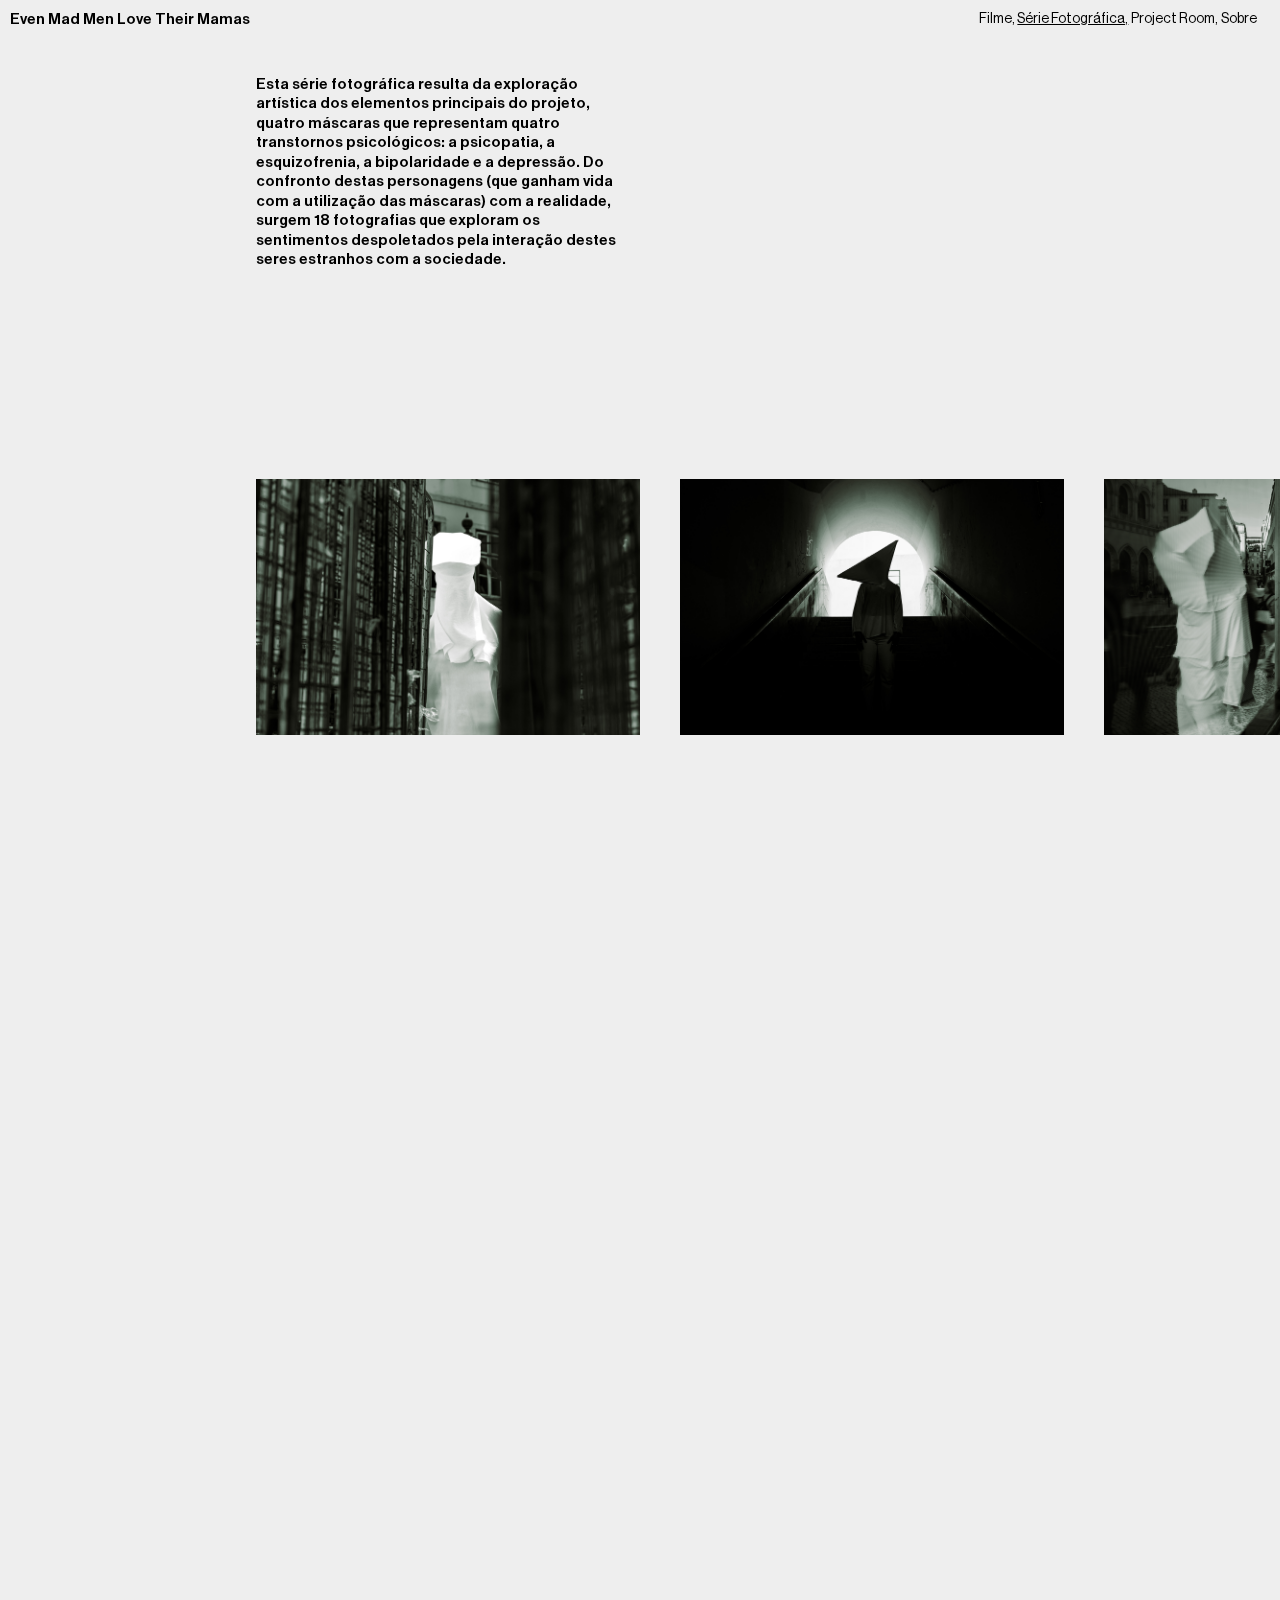
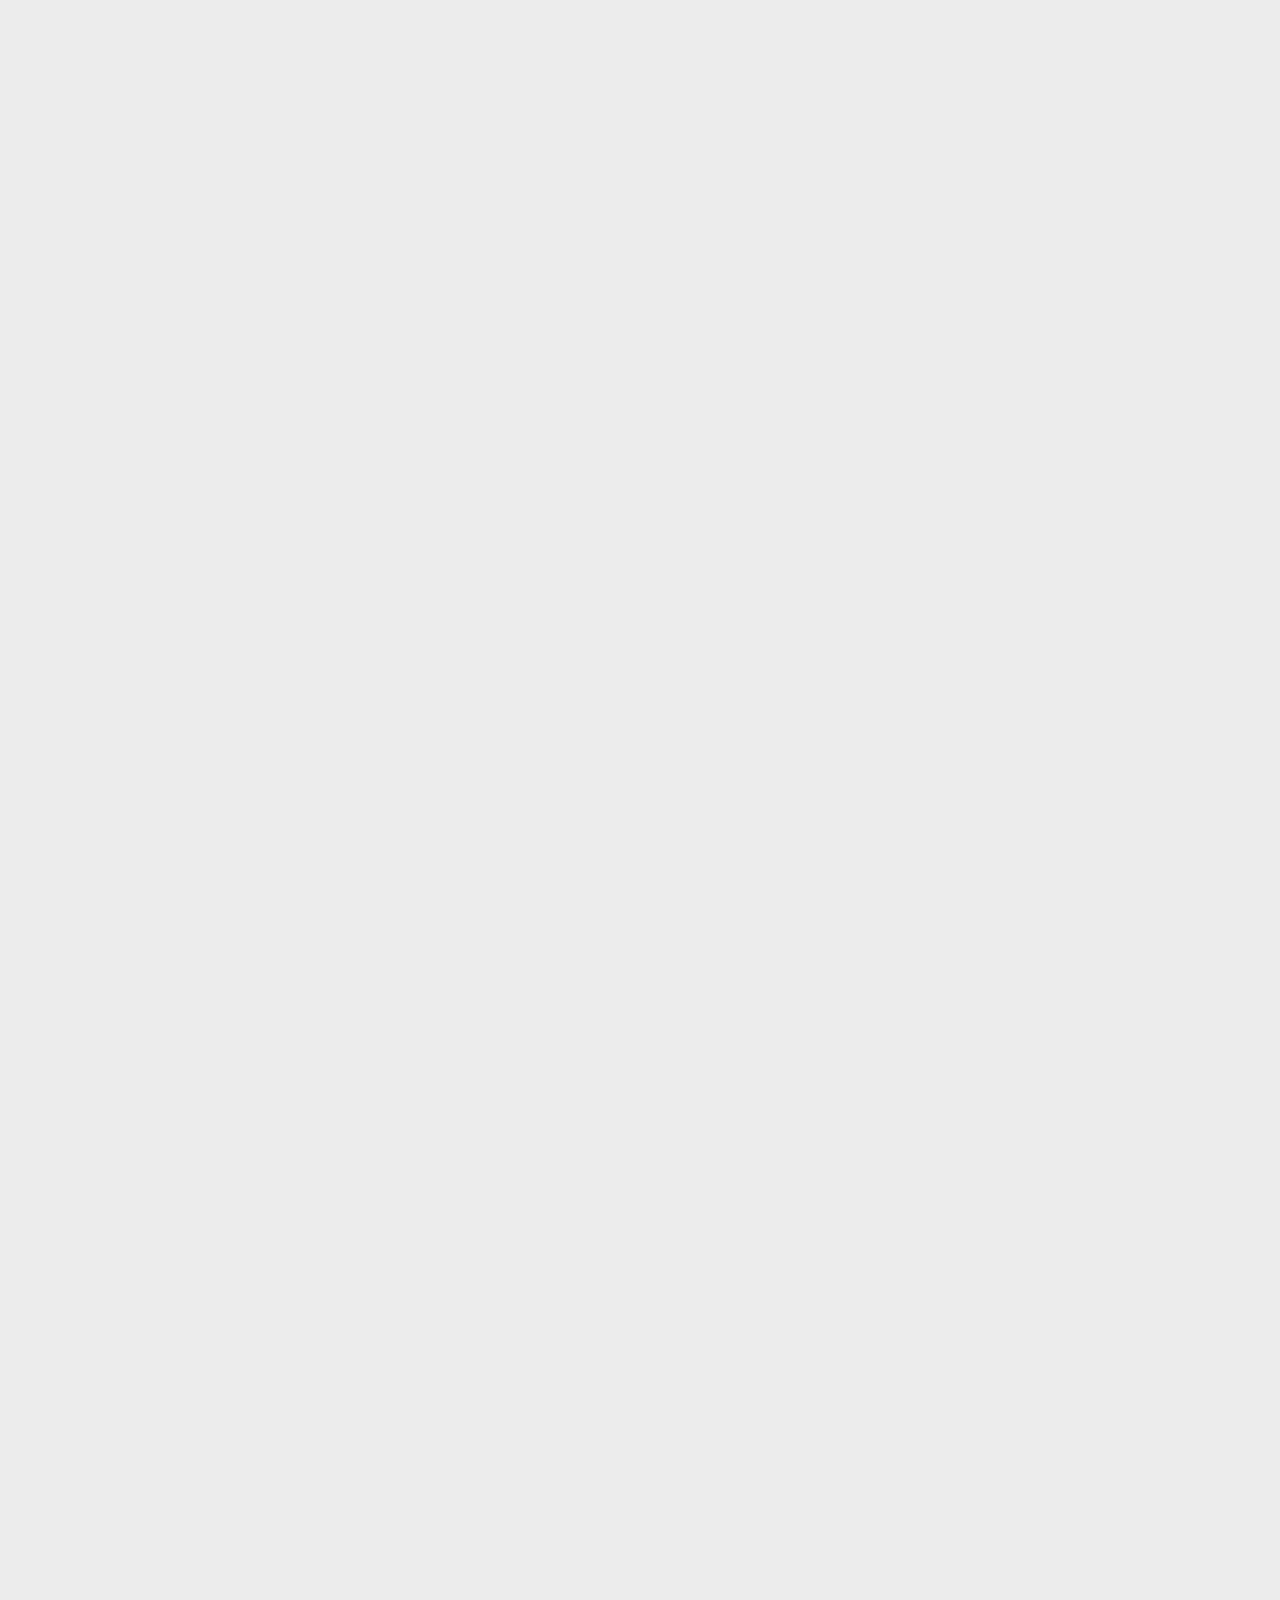
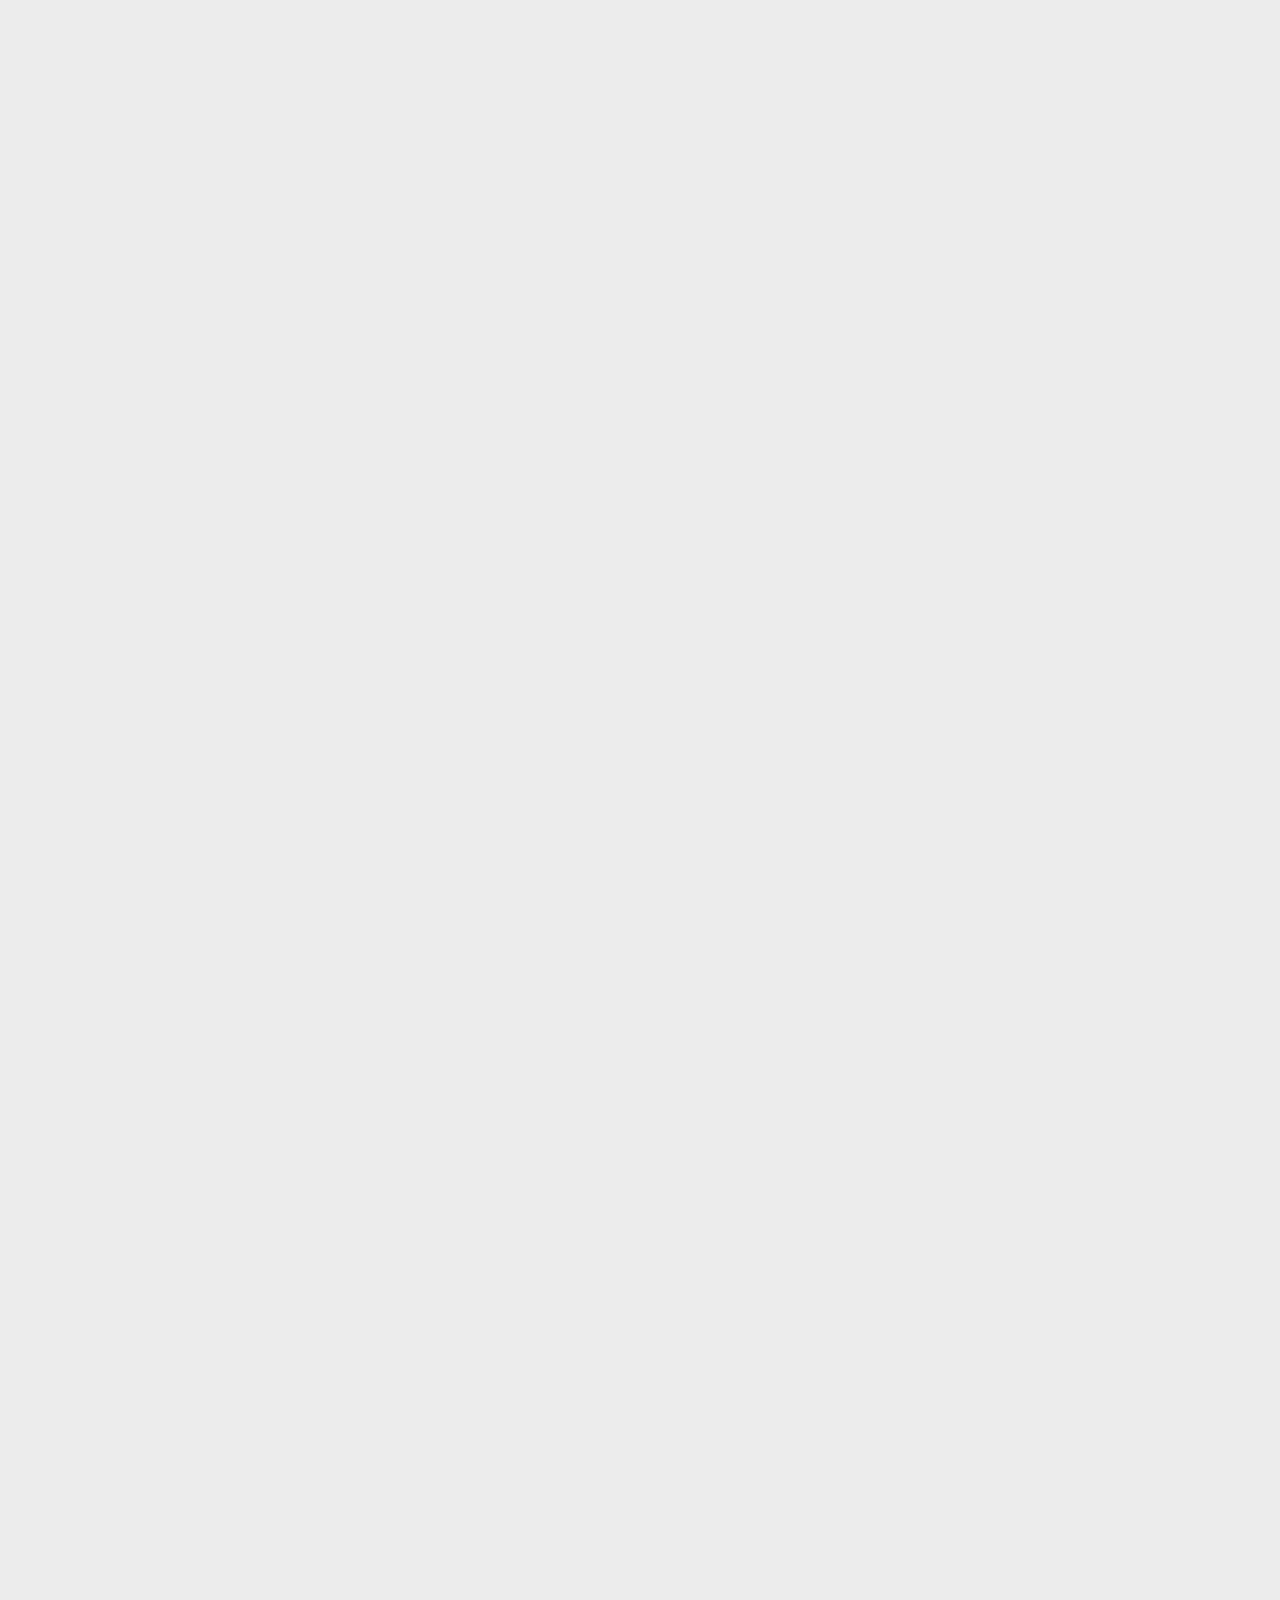
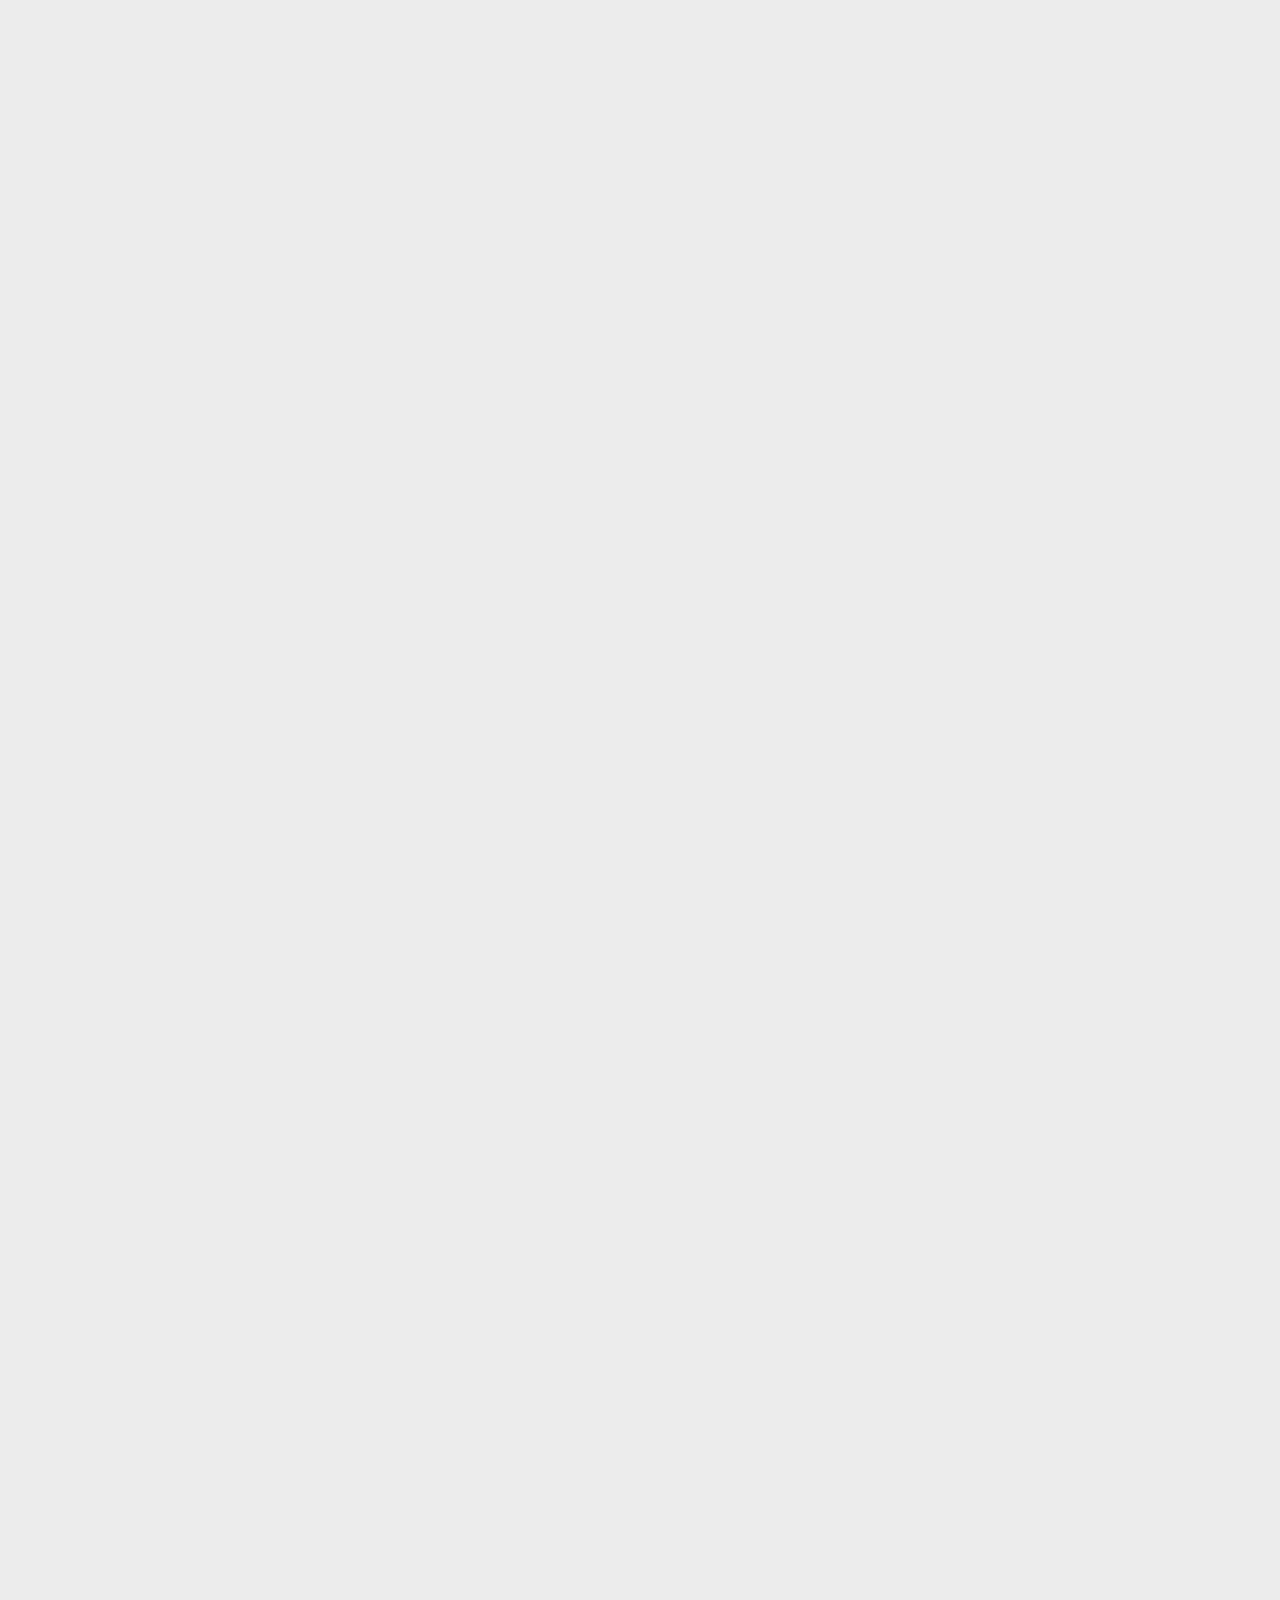
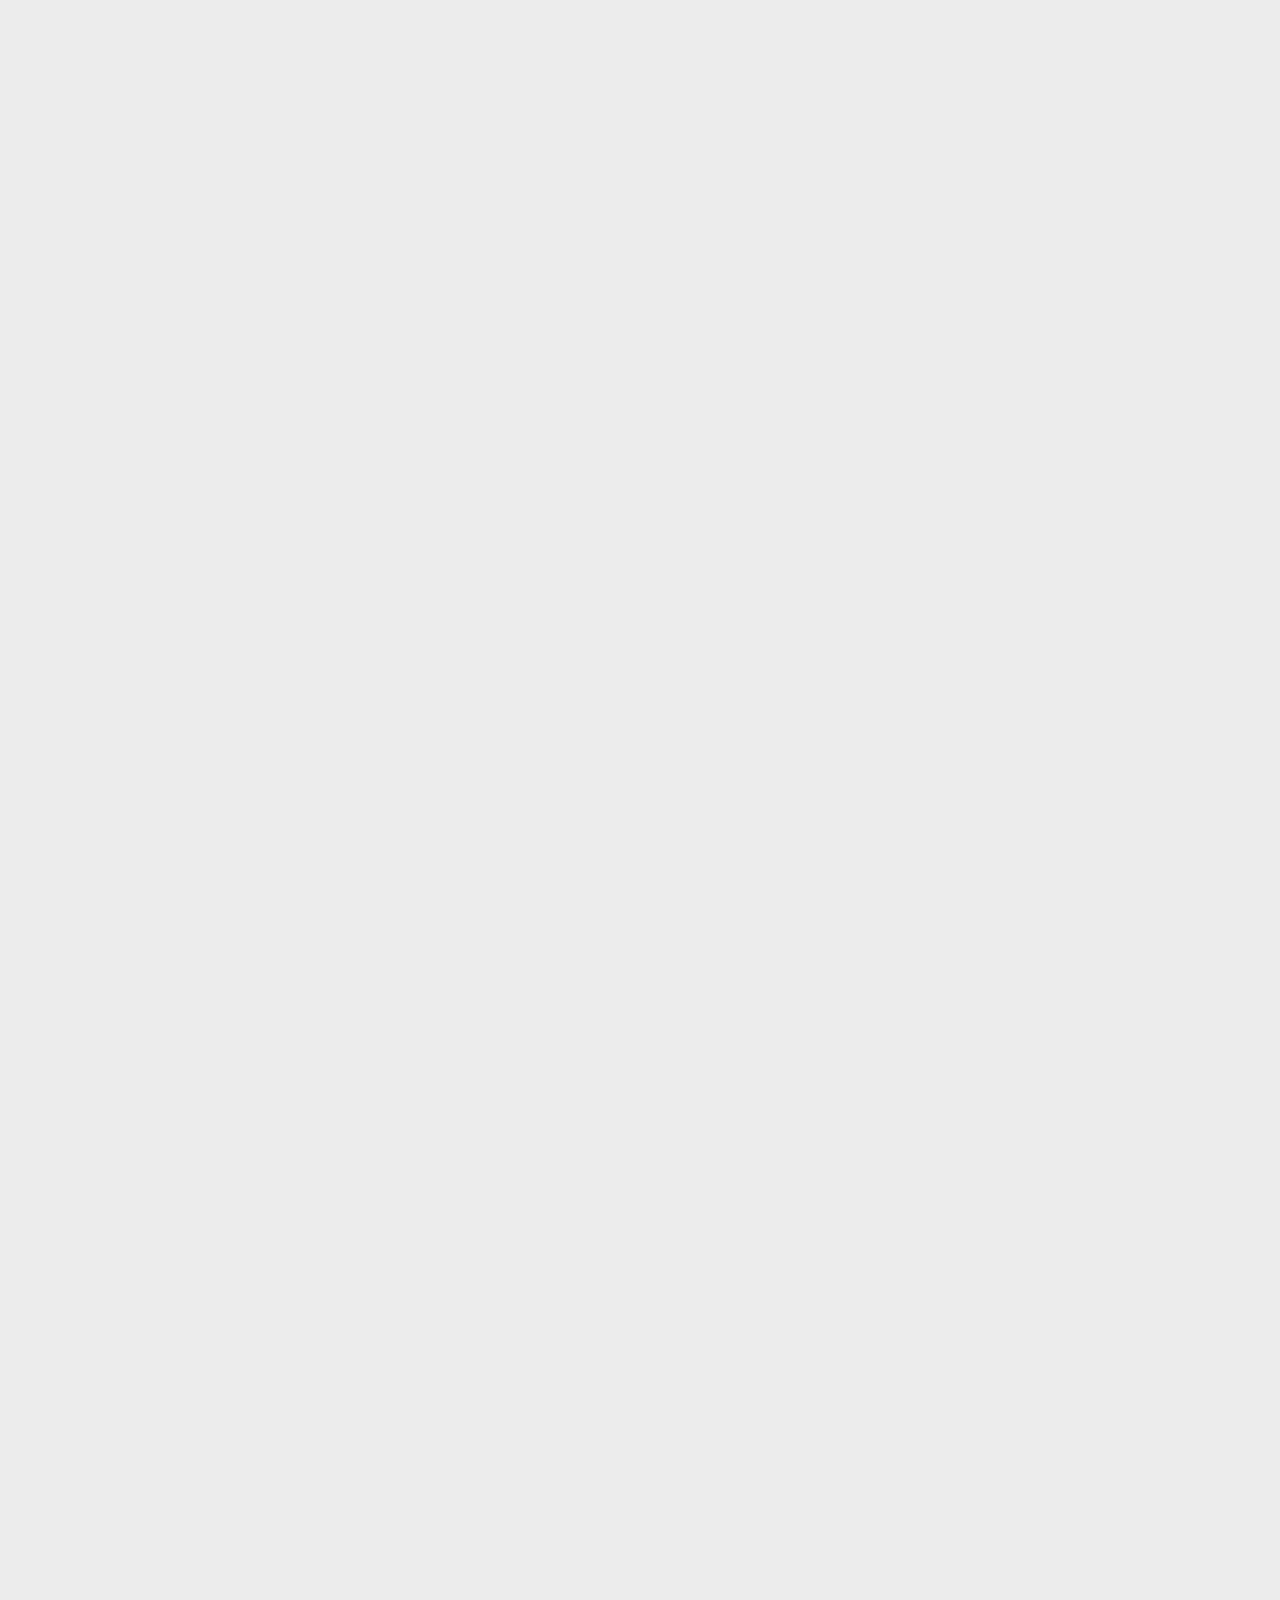
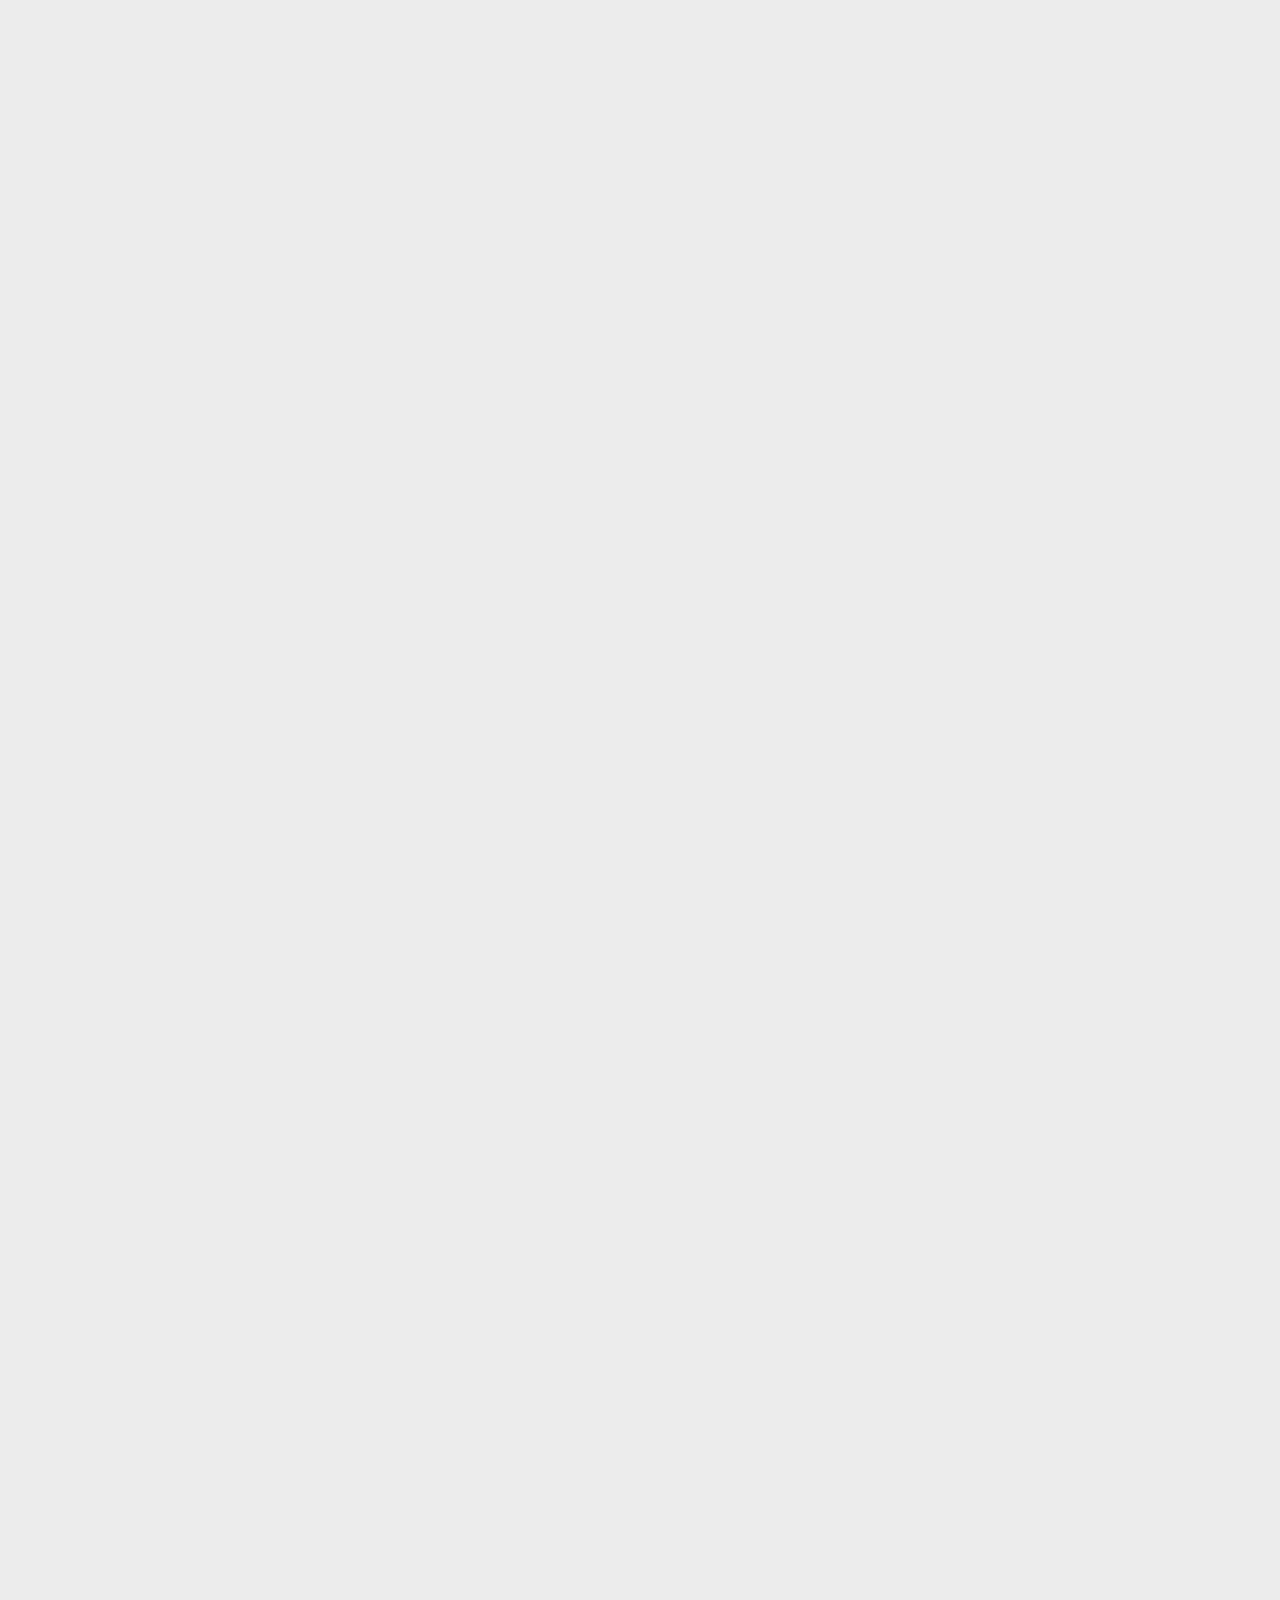
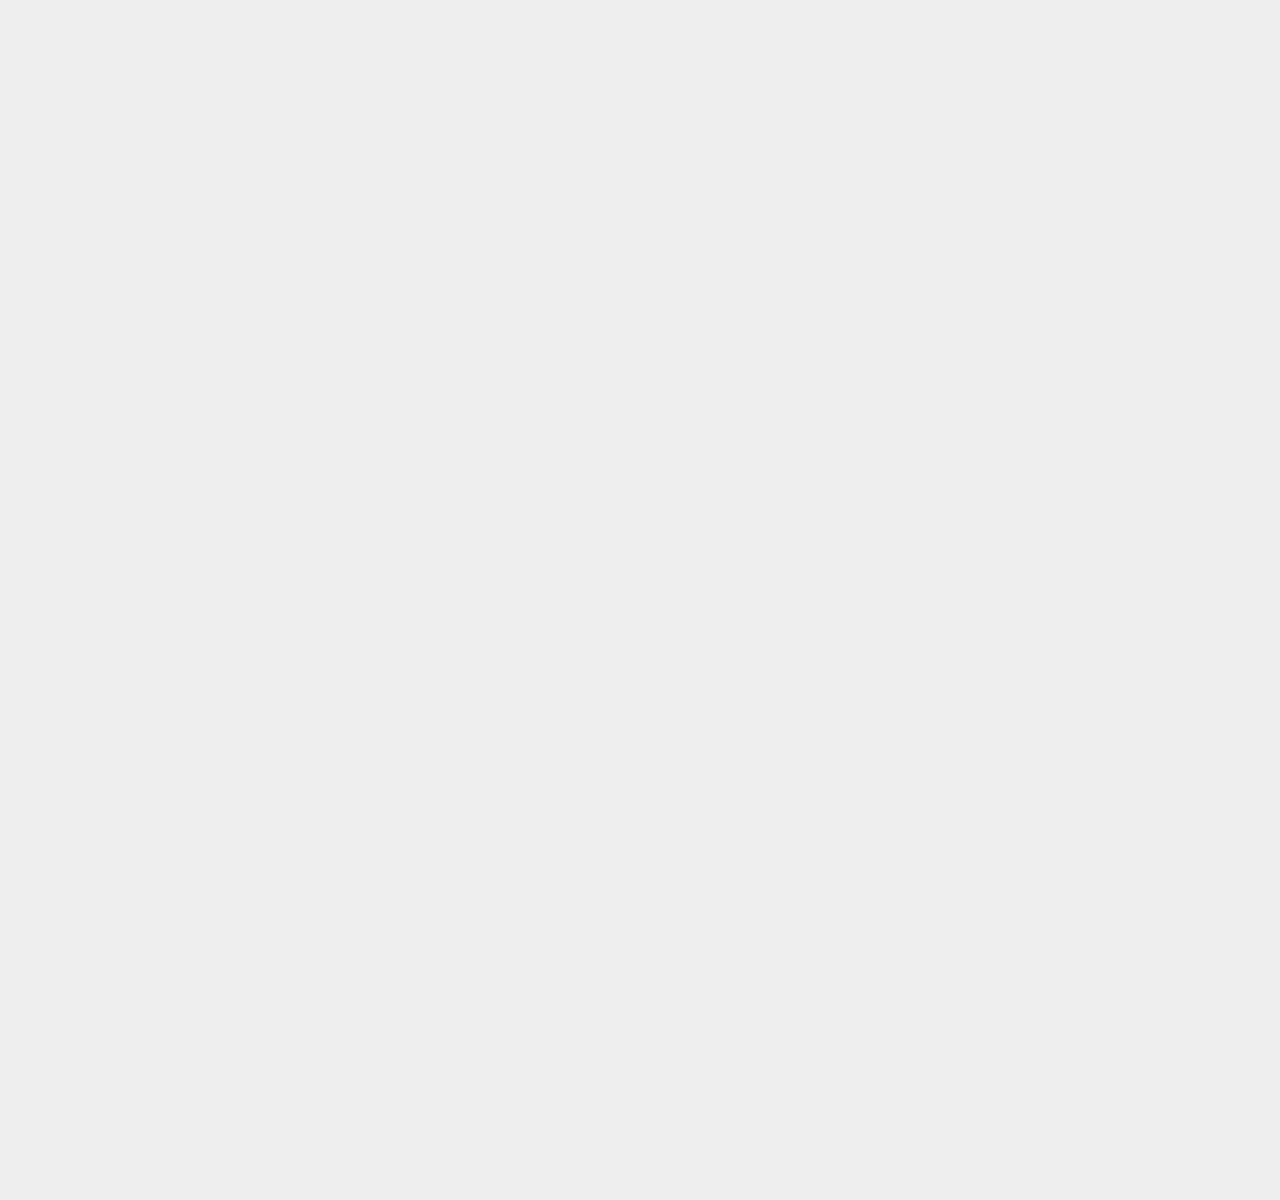
<file: série.html>
<!DOCTYPE html>
<html lang="en">
  <head>
    <meta charset="UTF-8" />
    <meta http-equiv="X-UA-Compatible" content="IE=edge" />
    <meta name="viewport" content="width=device-width, initial-scale=1.0" />
    <title>Even Mad Men Love Their Mamas</title>
    <link rel="stylesheet" href="css/styles.css" />
    <link rel="stylesheet" href="css/reset.css" />
  </head>
  <body>
    <main class="main x fix">
      <header class="header xjb">
        <div class="header__left">
          <a href="index.html" class="logo">Even Mad Men Love Their Mamas</a>
        </div>
        <div class="header__right">
          <nav class="menu-nav fs-text fw-regular scroll-bar__space">
            <ul class="menu-nav__list x">
              <li class="menu-item">
                <a href="filme.html">Filme,</a>
              </li>
              <li class="menu-item active">
                <a href="série.html">Série Fotográfica,</a>
              </li>
              <li class="menu-item">
                <a href="room.html">Project Room,</a>
              </li>
              <li class="menu-item">
                <a href="sobre.html">Sobre</a>
              </li>
            </ul>
          </nav>
        </div>
      </header>
      <div class="container x">
        <div class="col">
          <p class="serie-description">
            Esta série fotográfica resulta da exploração artística dos elementos principais do projeto, quatro máscaras que representam quatro transtornos psicológicos: a psicopatia, a esquizofrenia,
            a bipolaridade e a depressão. Do confronto destas personagens (que ganham vida com a utilização das máscaras) com a realidade, surgem 18 fotografias que exploram os sentimentos
            despoletados pela interação destes seres estranhos com a sociedade.
          </p>
        </div>
        <div class="col"></div>
      </div>
      <div class="serie-container x">
        <img loading="lazy" class="serie-img zoom" src="img/série fotográfica/1.jpg" />
        <img loading="lazy" class="serie-img zoom" src="img/série fotográfica/2.jpg" />
        <img loading="lazy" class="serie-img zoom" src="img/série fotográfica/3.jpg" />
        <img loading="lazy" class="serie-img zoom" src="img/série fotográfica/4.jpg" />
        <img loading="lazy" class="serie-img zoom" src="img/série fotográfica/5.jpg" />
        <img loading="lazy" class="serie-img zoom" src="img/série fotográfica/6.jpg" />
        <img loading="lazy" class="serie-img zoom" src="img/série fotográfica/7.jpg" />
        <img loading="lazy" class="serie-img zoom" src="img/série fotográfica/8.jpg" />
        <img loading="lazy" class="serie-img zoom" src="img/série fotográfica/9.jpg" />
        <img loading="lazy" class="serie-img zoom" src="img/série fotográfica/10.jpg" />
        <img loading="lazy" class="serie-img zoom" src="img/série fotográfica/11.jpg" />
        <img loading="lazy" class="serie-img zoom" src="img/série fotográfica/12.jpg" />
        <img loading="lazy" class="serie-img zoom" src="img/série fotográfica/13.jpg" />
        <img loading="lazy" class="serie-img zoom" src="img/série fotográfica/14.jpg" />
        <img class="serie-img zoom" src="img/série fotográfica/15.jpg" />
        <img loading="lazy" class="serie-img zoom" src="img/série fotográfica/16.jpg" />
        <img loading="lazy" class="serie-img zoom" src="img/série fotográfica/17.jpg" />
        <img loading="lazy" class="serie-img zoom" src="img/série fotográfica/18.jpg" />
      </div>
    </main>

    <div class="screen-space"></div>
    <div class="screen-space"></div>
    <div class="screen-space"></div>
    <div class="screen-space"></div>
    <div class="screen-space"></div>
    <div class="screen-space"></div>
    <div class="screen-space"></div>
    <div class="screen-space"></div>
    <div class="screen-space"></div>
    <div class="screen-space"></div>
    <div class="screen-space"></div>
    <div class="screen-space"></div>

    <script src="js/medium-zoom.min.js"></script>
    <script>
      mediumZoom(".zoom", {
        margin: 30,
        background: "RGBA(255,255,255,0.9)",
        scrollOffset: 9999,
      });
    </script>
    <script src="js/script.js"></script>
  </body>
</html>
</file>
<file: css/styles.css>
/* ------------------- */
/* Utility classes     */
/* ------------------- */

:root {
  /* colors */
  --clr-primary: #eeeeee;

  /* font-sizes */
  --fs-headline: 1.8rem;
  --fs-big: 1.2rem;
  --fs-medium: 1.125rem;
  --fs-text: 0.875rem;
  --fs-small: 0.75rem;

  /* font-family */
  --ff-sans: "NeueHaasGroteskText Pro Md", sans-serif;

  /* spacer */
  --padding: 10px;
}

::-moz-selection {
  background: lightgray;
}

::selection {
  background: lightgray;
}

/* typography */

.fs-headline {
  font-size: var(--fs-headline);
}

.fs-headline {
  font-size: var(--fs-headline);
}

.fs-big {
  font-size: var(--fs-big);
}

.fs-medium {
  font-size: var(--fs-medium);
}

.fs-text {
  font-size: var(--fs-text);
}

.fs-small {
  font-size: var(--fs-small);
}

.fw-regular {
  font-weight: 400;
}

.fw-medium {
  font-weight: 500;
}

.fs-italic {
  font-style: italic;
}

.txt-uppercase {
  text-transform: uppercase;
  letter-spacing: 0.25px;
}

/* general */

.x {
  display: -webkit-box;
  display: -ms-flexbox;
  display: flex;
  gap: var(--gap);
}

.xjb {
  display: -webkit-box;
  display: -ms-flexbox;
  display: flex;
  gap: var(--gap, 1.25rem);
  -webkit-box-pack: justify;
  -ms-flex-pack: justify;
  justify-content: space-between;
}

.flow > *:where(:not(:first-child)) {
  margin-top: var(--flow-space, 1em);
}

.fix {
  position: fixed;
}

.relative {
  position: relative;
}

a {
  text-decoration: none;
  color: inherit;
}

a:hover {
  text-decoration: underline;
}

ul {
  list-style: none;
  padding: 0;
  margin: 0;
}

/* ------------------- */
/* homepage styles     */
/* ------------------- */

body {
  background-color: var(--clr-primary);
  font-family: "Neue Haas Grotesk ";
  font-size: 15px;
  font-weight: 500;
  line-height: 1.3;
  position: relative;
  overflow-x: hidden;
}

.main {
  height: 100vh;
  width: 100vw;
  overflow-x: hidden;

  -webkit-box-orient: vertical;

  -webkit-box-direction: normal;

  -ms-flex-direction: column;

  flex-direction: column;
}

.header {
  width: 100vw;
  padding: var(--padding);
  padding-bottom: 0;
  z-index: 99;
}

.menu-item {
  margin-right: 0.2em;
}

.menu-item a:hover {
  text-decoration: underline;
}

.menu-item.active {
  text-decoration: underline;
}

.container {
  margin-inline: auto;
  width: 60%;
  max-width: 75rem;

  --gap: 2.5rem;
}

.col {
  margin-block: 3em;
  -webkit-box-flex: 1;
  -ms-flex: 1;
  flex: 1;
}

.screen-space {
  height: 100vh;
  width: 100vw;
}

.screen-space__narrow {
  height: 80vh;
  width: 100vw;
}

.scroll-bar__space {
  margin-right: 0.8vw;
}

.masks-container {
  margin-left: 35vw;

  -webkit-box-flex: 1;

  -ms-flex-positive: 1;

  flex-grow: 1;
  -webkit-box-align: center;
  -ms-flex-align: center;
  align-items: center;
}

.mask {
  cursor: pointer;
  -webkit-animation: appear 2s forwards;
  animation: appear 2s forwards;
}

@-webkit-keyframes appear {
  0% {
    -webkit-transform: translateX(-100vw);
    transform: translateX(-100vw);
  }
  100% {
    -webkit-transform: translateX(0px);
    transform: translateX(0px);
  }
}

@keyframes appear {
  0% {
    -webkit-transform: translateX(-100vw);
    transform: translateX(-100vw);
  }
  100% {
    -webkit-transform: translateX(0px);
    transform: translateX(0px);
  }
}

.m-one {
  height: 70vh;
  margin-right: 15vw;
  -webkit-transition: 500ms;
  -o-transition: 500ms;
  transition: 500ms;
}

.m-one:hover {
  height: 75vh;
}

.m-two {
  height: 80vh;
  margin-bottom: 5vh;
  margin-right: 12vw;
  -webkit-transition: 500ms;
  -o-transition: 500ms;
  transition: 500ms;
}

.m-two:hover {
  height: 85vh;
}

.m-three {
  height: 77vh;
  margin-right: 12vw;
  -webkit-transition: 500ms;
  -o-transition: 500ms;
  transition: 500ms;
}

.m-four {
  height: 77vh;
  -webkit-transition: 500ms;
  -o-transition: 500ms;
  transition: 500ms;
}

.m-three:hover,
.m-four:hover {
  height: 82vh;
}

/* ------------------- */
/*       filme         */
/* ------------------- */

.black-back {
  position: absolute;
  inset: 0;
  z-index: -1;
  background-color: black;
  -webkit-animation: fade-in 500ms forwards;
  animation: fade-in 500ms forwards;
}

@-webkit-keyframes fade-in {
  0% {
    opacity: 0;
  }
  100% {
    opacity: 1;
  }
}

@keyframes fade-in {
  0% {
    opacity: 0;
  }
  100% {
    opacity: 1;
  }
}

.header.whiten {
  -webkit-animation: whiten 500ms forwards;
  animation: whiten 500ms forwards;
}

@-webkit-keyframes whiten {
  0% {
    color: black;
  }
  100% {
    color: var(--clr-primary);
  }
}

@keyframes whiten {
  0% {
    color: black;
  }
  100% {
    color: var(--clr-primary);
  }
}

.info-container {
  padding-left: var(--padding);
  -webkit-animation: whiten 500ms forwards;
  animation: whiten 500ms forwards;
}

.info-btn {
  background: none;
  color: inherit;
  border: 0;
  padding: 0;
  cursor: pointer;
  text-decoration: underline;

  position: absolute;
  margin-top: 3em;
}

.filme-description {
  position: absolute;
  width: 100%;
  -webkit-transition: 500ms forwards;
  -o-transition: 500ms forwards;
  transition: 500ms forwards;
  visibility: hidden;
}

.filme-description.visible {
  visibility: visible;
}

.filme-container {
  position: absolute;
  padding-inline: var(--padding);
  top: 50%;
  -webkit-transform: translateY(-50%);
  -ms-transform: translateY(-50%);
  transform: translateY(-50%);
}

.filme {
  width: 100%;
  color: var(--clr-primary);
}

.overlay {
  position: absolute;
  inset: 0;
  background-color: black;
  opacity: 0.7;

  -webkit-transition: 500ms forwards;

  -o-transition: 500ms forwards;

  transition: 500ms forwards;
  visibility: hidden;
}

.overlay.visible {
  visibility: visible;
}

/* ------------------- */
/*  série fotográfica  */
/* ------------------- */

.serie-container {
  margin-left: 20%;

  -webkit-box-flex: 1;

  -ms-flex-positive: 1;

  flex-grow: 1;
  -webkit-box-align: center;
  -ms-flex-align: center;
  align-items: center;
  --gap: 2.5rem;
}

.serie-img {
  width: 30vw;
  -o-object-fit: contain;
  object-fit: contain;
}

/* ------------------- */
/*    project room     */
/* ------------------- */

.room-photos {
  position: absolute;
  inset: 0;
}

.room-photos__section {
  position: relative;
}

.room-photos__section:first-of-type {
  height: 85vh;
}

.room-photos__section + .room-photos__section {
  height: 100vh;
}

.room-photos__section > * {
  z-index: 10;
}

.photo-1 {
  position: absolute;
  top: 50%;
  left: 50%;
  -webkit-transform: translate(-50%, -50%);
  -ms-transform: translate(-50%, -50%);
  transform: translate(-50%, -50%);
  margin-top: 2rem;
  height: 40vh;
}

.photo-2 {
  margin: 0 0 25vh 2rem;
}

.photo-3 {
  margin-left: auto;
}

.photo-4 {
  margin: 32vh 2rem 32vh auto;
}

.photo-5 {
  position: absolute;
  top: 50%;
  left: 50%;
  -webkit-transform: translate(-50%, -70%);
  -ms-transform: translate(-50%, -70%);
  transform: translate(-50%, -70%);
  height: 80vh;
}

.photo-6 {
  -o-object-fit: cover;
  object-fit: cover;
  height: 60vh;
  width: 100%;
}

.photo-7 {
  margin-left: 2rem;
}

.photo-8 {
  margin-left: 30%;
  margin-block: 15vh;
}

.photo-9 {
  margin: 15vh 2rem 15vh auto;
}

.photo-10 {
  margin: 15vh auto 15vh auto;
}

/* ------------------- */
/*        sobre        */
/* ------------------- */

.fake-header {
  opacity: 0;
}

.box {
  width: 100vw;
  height: 3.1em;
  background: var(--clr-primary);
}

.gradient {
  width: 100vw;
  height: 1.5em;
  background: rgb(238, 238, 238);
  background: -o-linear-gradient(bottom, rgba(238, 238, 238, 0) 0%, rgb(238, 238, 238) 100%);
  background: -webkit-gradient(linear, left bottom, left top, from(rgba(238, 238, 238, 0)), to(rgb(238, 238, 238)));
  background: linear-gradient(0deg, rgba(238, 238, 238, 0) 0%, rgb(238, 238, 238) 100%);
}

.bottom {
  bottom: 0;
}

.box-bottom {
  width: 100vw;
  height: 2.1em;
  background: var(--clr-primary);
}

.gradient-bottom {
  width: 100vw;
  height: 1.5em;
  background: rgb(238, 238, 238);
  background: -o-linear-gradient(top, rgba(238, 238, 238, 0) 0%, rgb(238, 238, 238) 100%);
  background: -webkit-gradient(linear, left top, left bottom, from(rgba(238, 238, 238, 0)), to(rgb(238, 238, 238)));
  background: linear-gradient(180deg, rgba(238, 238, 238, 0) 0%, rgb(238, 238, 238) 100%);
}

.ficha {
  margin-top: 2em;
  margin-bottom: 1em;
}

.nn4n {
  display: none;
  position: absolute;
  max-height: 15rem;
  top: 50%;
  -webkit-transform: translateY(-50%);
  -ms-transform: translateY(-50%);
  transform: translateY(-50%);
  z-index: 99;
}

.names:hover > img {
  display: inline;
}

.social {
  width: 2em;
  aspect-ratio: 1;
  margin-top: 1em;
}

.teaser {
  max-width: calc(30% - 1.25rem);
}

.slider {
  position: fixed;
  max-width: calc(30% - 1.25rem);
  margin-top: 37vh;
}

.slider__track {
  margin: 0;
  padding: 0;
  list-style: none;
  position: relative;
}

.slides-1 {
  display: none;
}

.slide__img {
  width: 100%;
  aspect-ratio: 16/11;
  -o-object-fit: cover;
  object-fit: cover;
}

.slider__button--left,
.slider__button--right {
  background: transparent;
  border: 0;
  cursor: pointer;

  position: absolute;
  top: 50%;
  -ms-transform: translateY(-50%);
  transform: translateY(-50%);
  -webkit-transform: translateY(-50%);
  opacity: 0.5;
  -webkit-transition: 100ms ease-in-out;
  -o-transition: 100ms ease-in-out;
  transition: 100ms ease-in-out;

  -ms-touch-action: manipulation;

  touch-action: manipulation;
}

.slider__button--left:hover,
.slider__button--right:hover {
  opacity: 1;
}

.slider__button--left {
  left: 0;
  padding: 0.75rem 0 0.75rem 1rem;
}

.slider__button--right {
  right: 0;
  padding: 0.75rem 1rem 0.75rem 0;
}

.slider__arrow--left,
.slider__arrow--right {
  width: 20px;
  aspect-ratio: 1;
  border: solid black;
  border-width: 0 2px 2px 0;
}

.slider__arrow--left {
  -webkit-transform: rotate(135deg);
  -ms-transform: rotate(135deg);
  transform: rotate(135deg);
}

.slider__arrow--right {
  -webkit-transform: rotate(-45deg);
  -ms-transform: rotate(-45deg);
  transform: rotate(-45deg);
}

.slider__button--left:active {
  padding-left: 0.75rem;
}

.slider__button--right:active {
  padding-right: 0.75rem;
}

.book-link {
  text-decoration: underline;
}

/* ------------------- */
/*      disorders      */
/* ------------------- */

.titulo {
  text-decoration: underline;
  line-height: 1.7;
}

.media-col {
  -webkit-box-pack: center;
  -ms-flex-pack: center;
  justify-content: center;
}

.media-container {
  max-width: calc(30% - 2.5rem);
}

.mask-small {
  max-height: 55vh;
}
</file>
